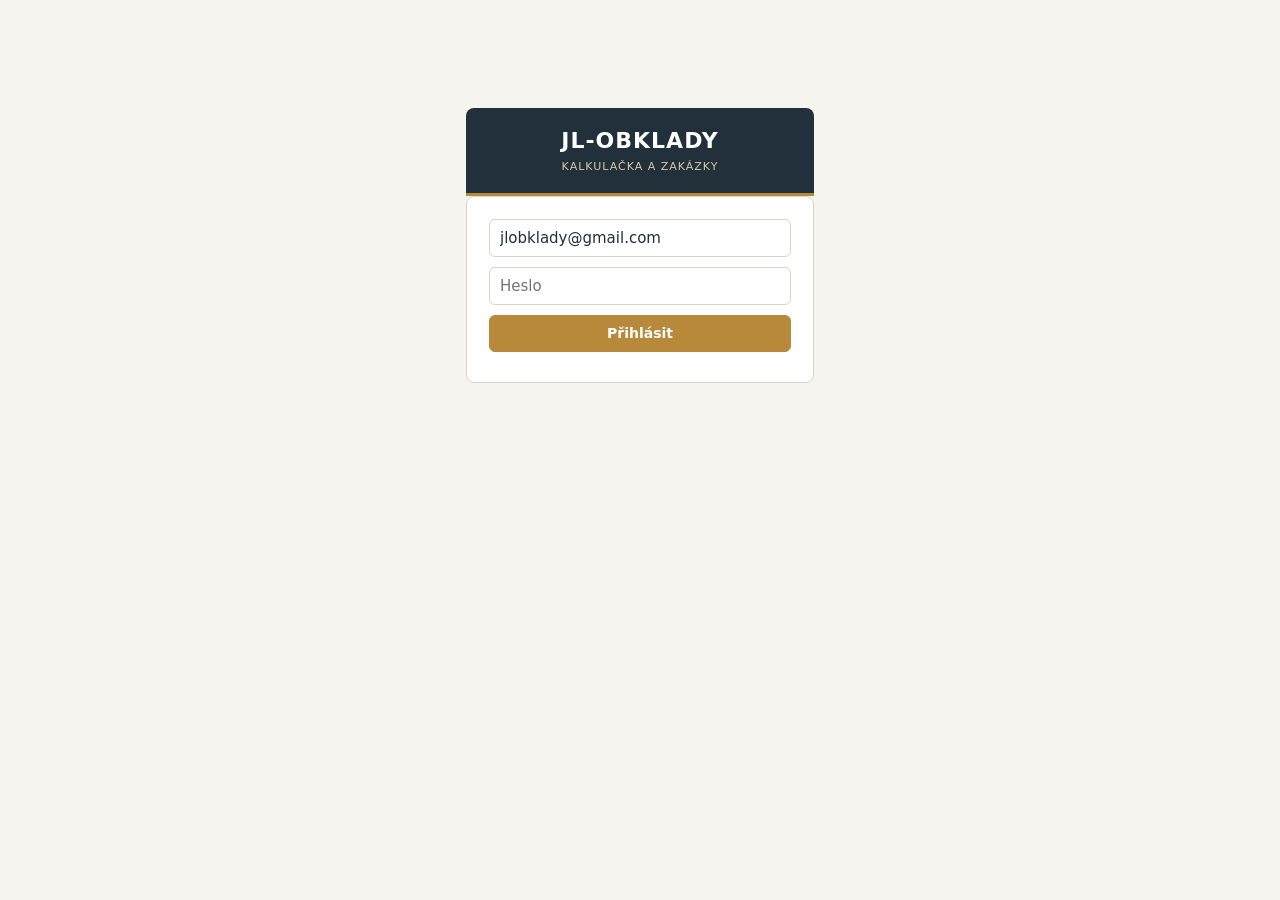
<file: index.html>
<!doctype html>
<html lang="cs">
<head>
<meta charset="utf-8">
<meta name="viewport" content="width=device-width,initial-scale=1,viewport-fit=cover">
<title>JL-OBKLADY</title>
<meta name="theme-color" content="#22303C">
<link rel="manifest" href="manifest.webmanifest">
<link rel="icon" href="icons/icon-192.png">
<link rel="apple-touch-icon" href="icons/icon-192.png">
<link rel="stylesheet" href="css/app.css">
</head>
<body>
<div id="app"></div>
<div id="print-root"></div>
<div id="toast" role="status"></div>
<script src="vendor/supabase.js"></script>
<script src="vendor/qrcode.js"></script>
<script type="module" src="js/main.js"></script>
</body>
</html>
</file>
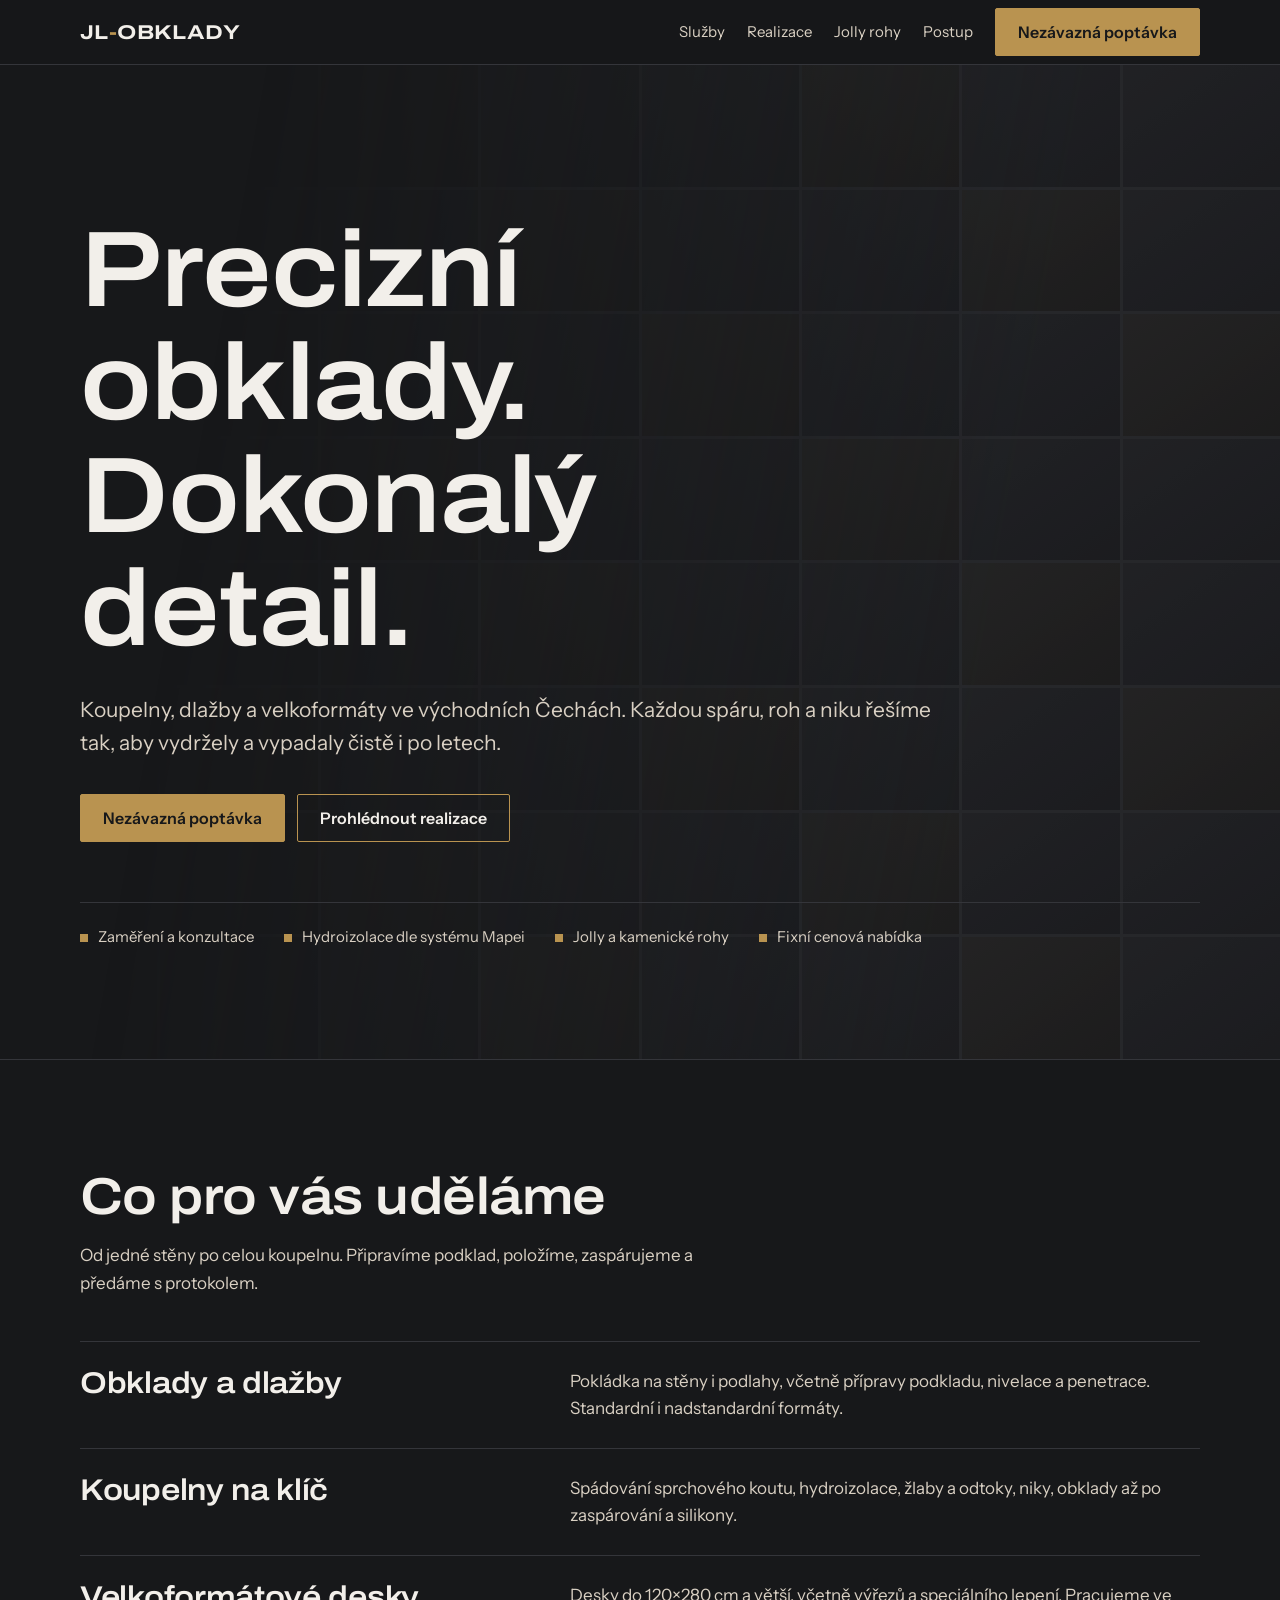
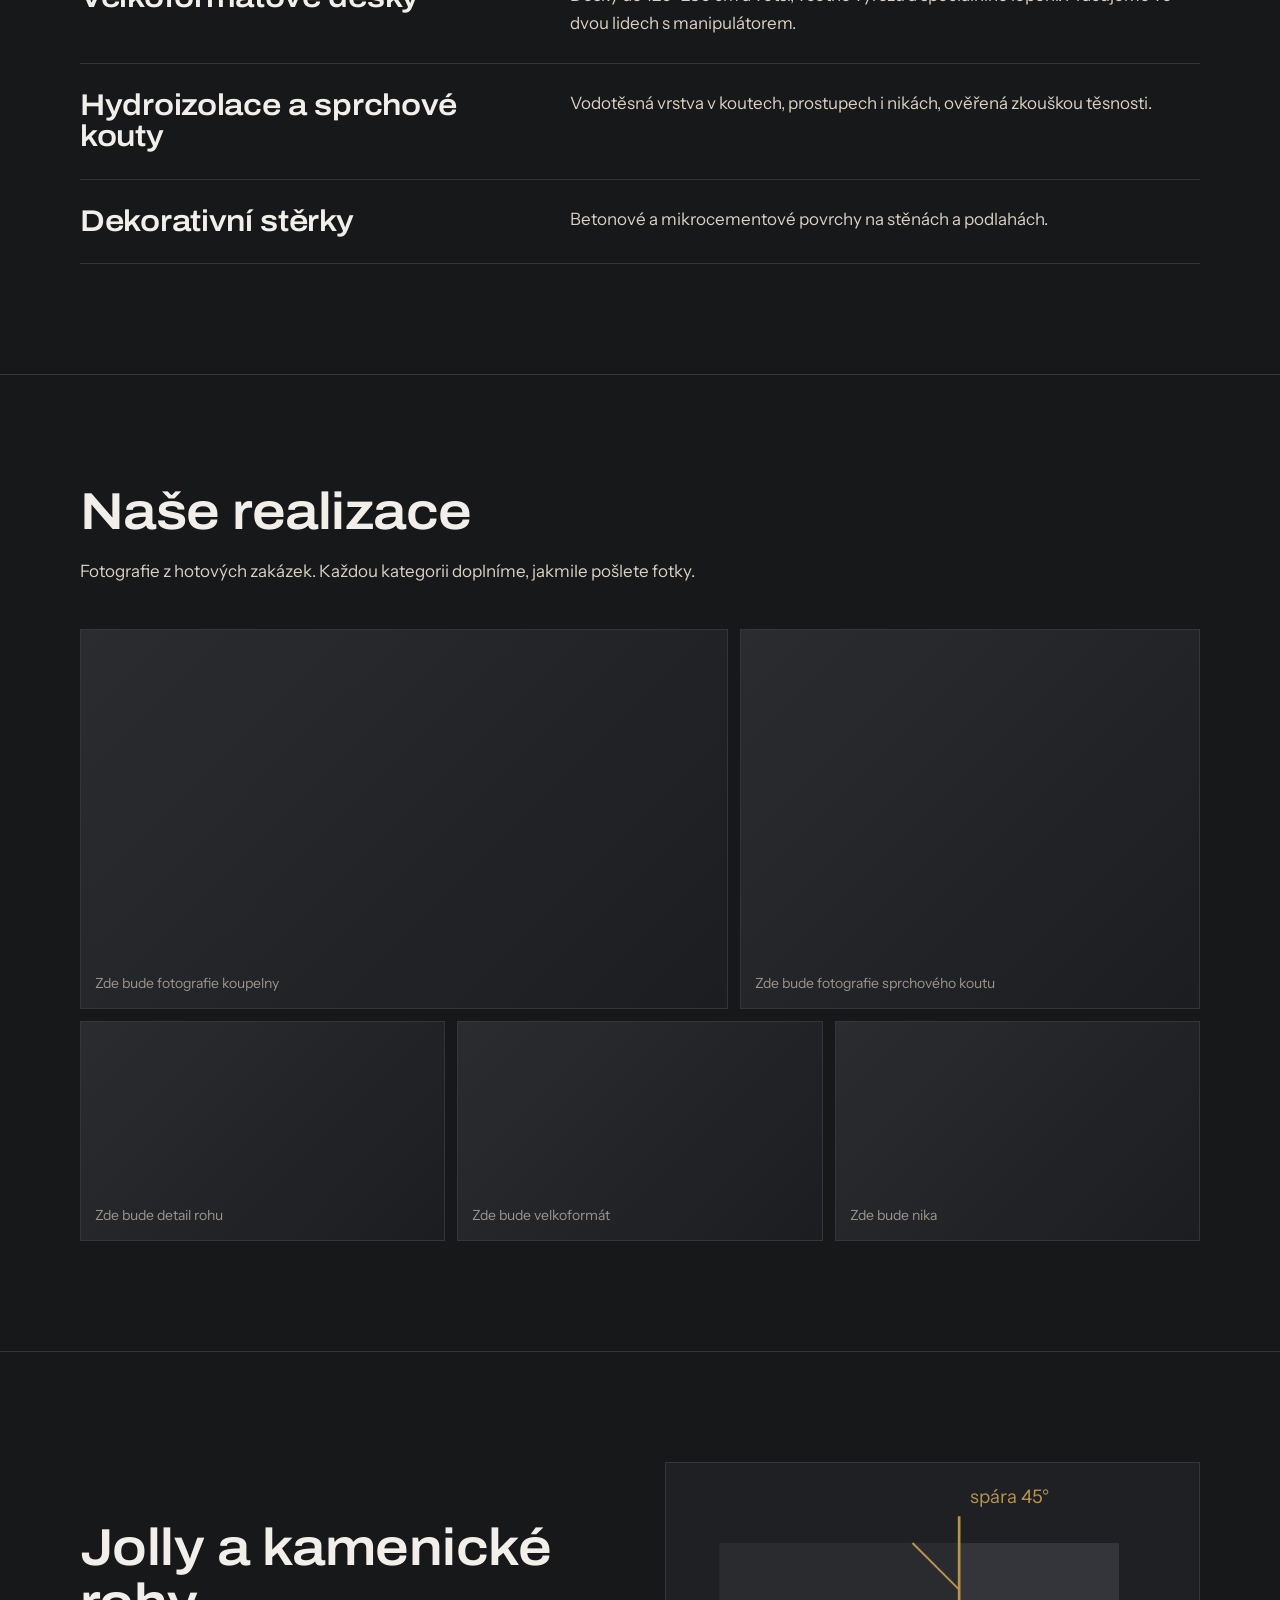
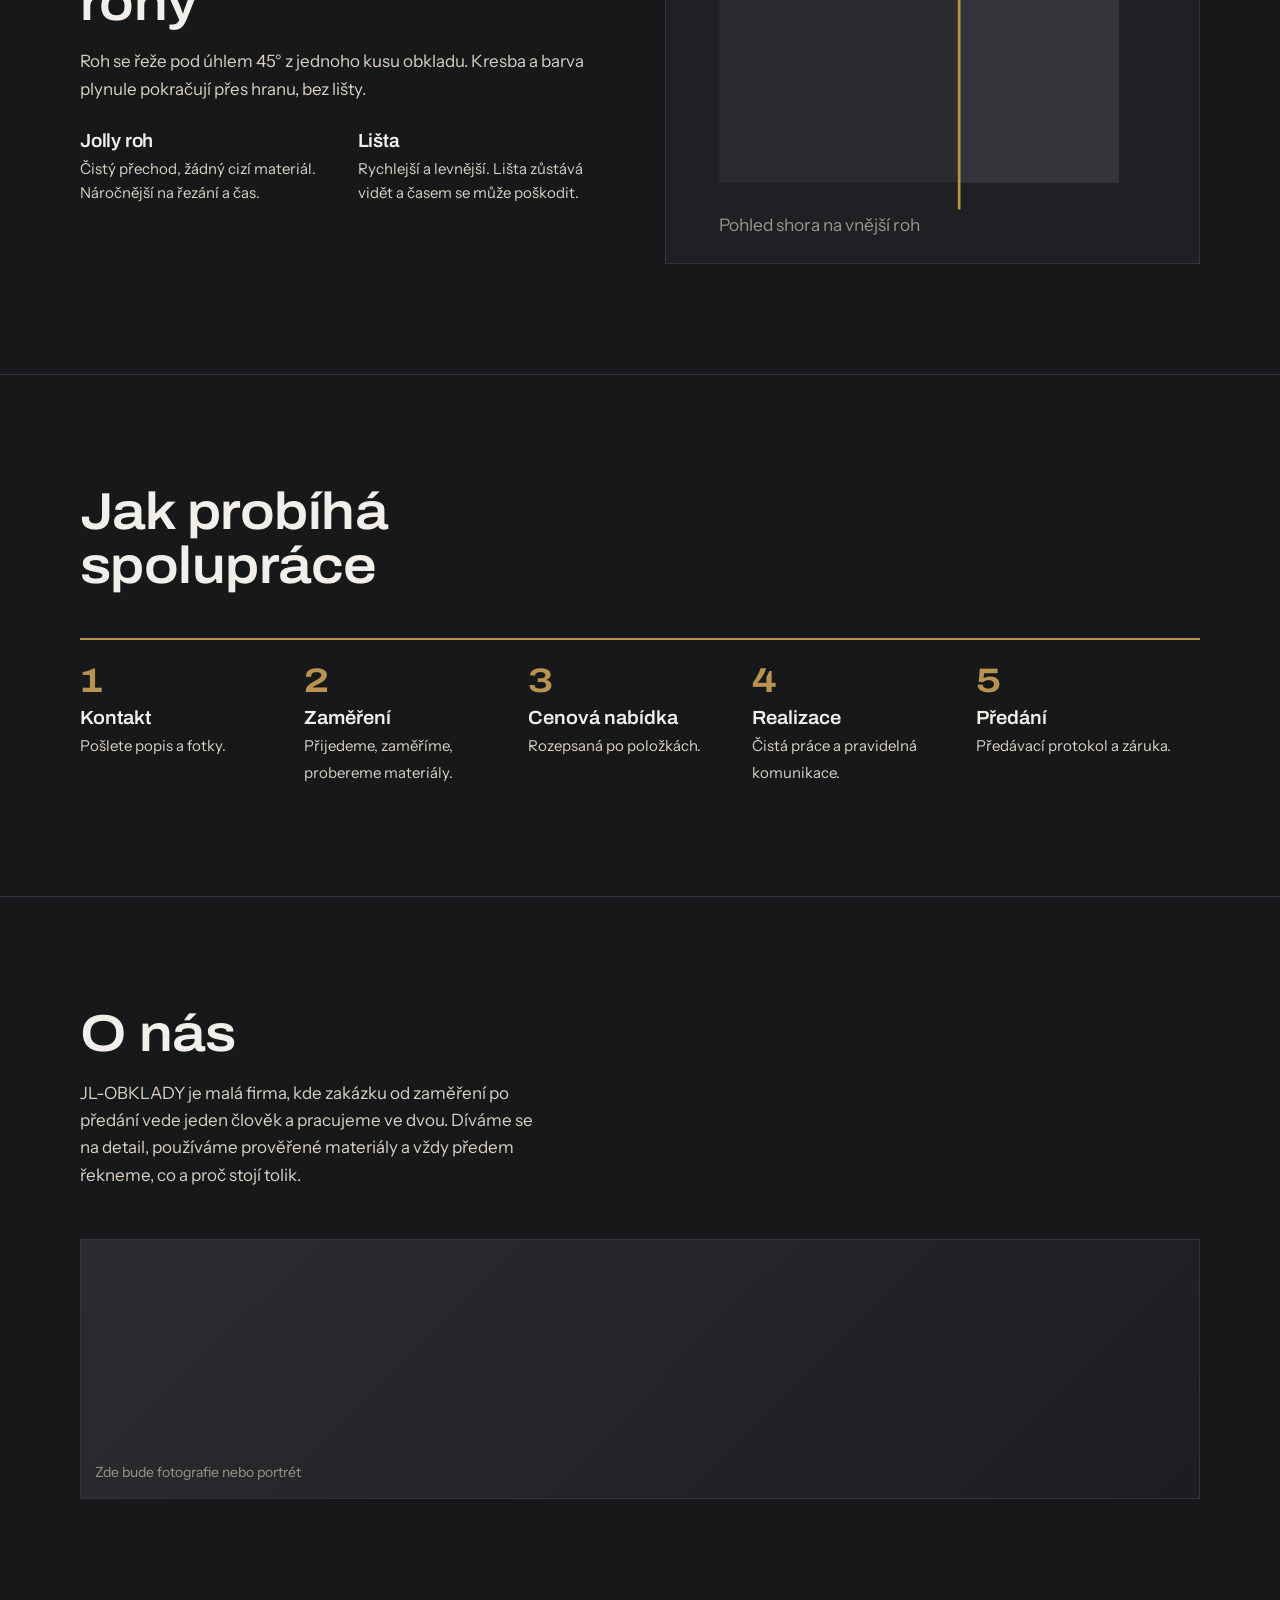
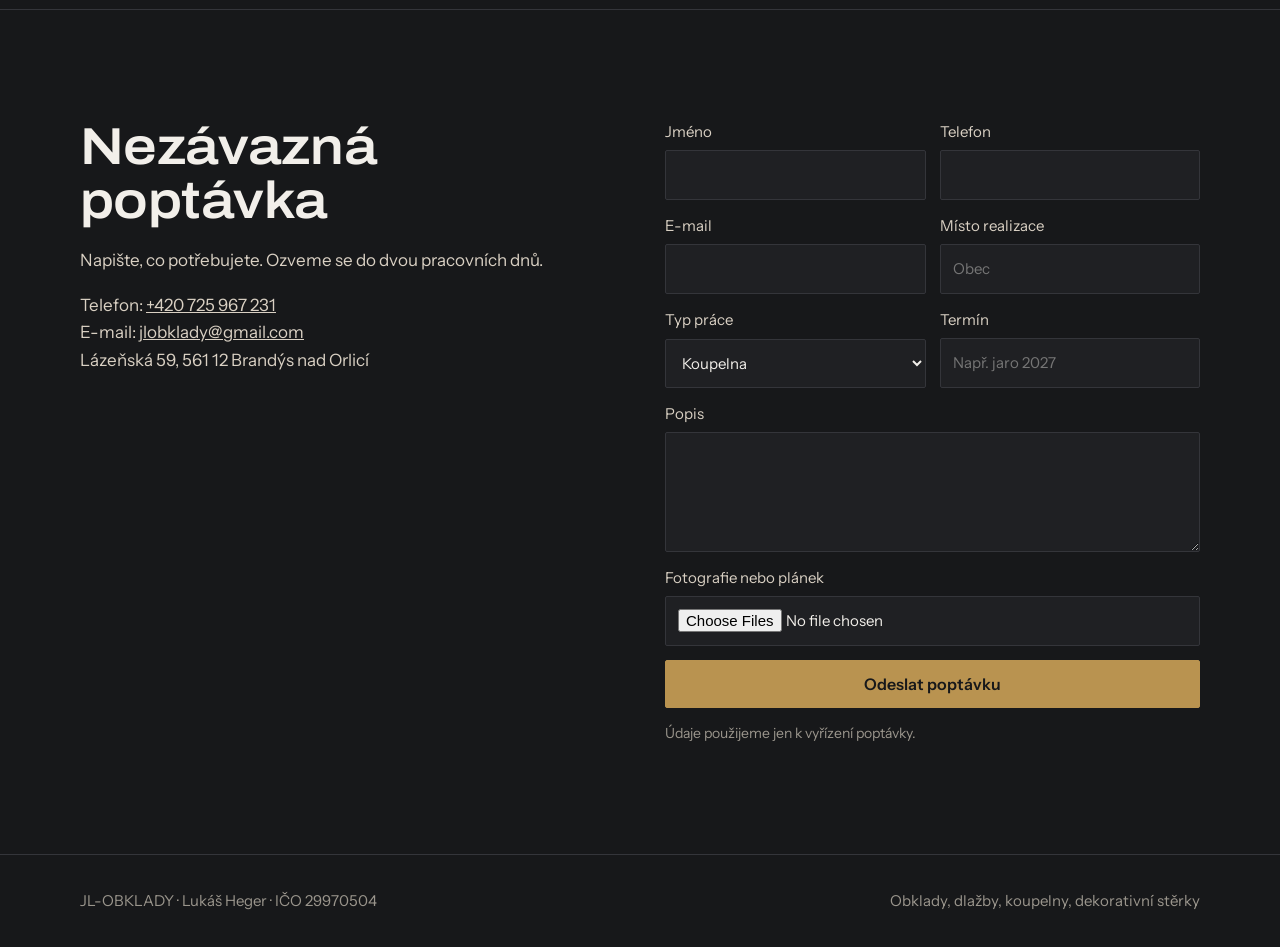
<file: web-draft/index.html>
<!doctype html>
<html lang="cs">
<head>
<meta charset="utf-8">
<meta name="viewport" content="width=device-width,initial-scale=1">
<title>JL-OBKLADY – obkladač Brandýs nad Orlicí a východní Čechy</title>
<meta name="description" content="Precizní obklady a dlažby, koupelny na klíč, velkoformáty, Jolly a kamenické rohy. Obkladač pro Východní Čechy. Nezávazná poptávka online.">
<link rel="preconnect" href="https://fonts.googleapis.com"><link rel="preconnect" href="https://fonts.gstatic.com" crossorigin>
<link href="https://fonts.googleapis.com/css2?family=Archivo:wdth,wght@62..125,300..800&family=Instrument+Sans:wght@400;500;600&display=swap" rel="stylesheet">
<style>
:root{--ink:#17181a;--slab:#1f2023;--joint:#34353a;--stone:#d9d0c3;--porc:#f2efea;--brass:#b99350;--mut:#9a958c;
--h:'Archivo',sans-serif;--b:'Instrument Sans',system-ui,sans-serif}
*{box-sizing:border-box;margin:0}
html{scroll-behavior:smooth}
body{background:var(--ink);color:var(--porc);font:400 17px/1.6 var(--b)}
a{color:inherit}
:focus-visible{outline:2px solid var(--brass);outline-offset:3px}
.wrap{max-width:1160px;margin:0 auto;padding:0 20px}
h1,h2,h3{font-family:var(--h);font-stretch:112%;font-weight:600;line-height:1.05;letter-spacing:-.01em}
h2{font-size:clamp(30px,4.6vw,52px);max-width:16ch}
p{max-width:62ch}
header{position:sticky;top:0;z-index:5;background:rgba(23,24,26,.92);backdrop-filter:blur(8px);border-bottom:1px solid var(--joint)}
header .wrap{display:flex;align-items:center;justify-content:space-between;height:64px}
.logo{font:700 20px var(--h);font-stretch:120%;text-decoration:none;letter-spacing:.02em}
.logo b{color:var(--brass)}
nav{display:flex;gap:22px;align-items:center;font-size:15px}
nav a{text-decoration:none;color:var(--stone)}nav a:hover{color:#fff}
.btn{display:inline-block;padding:13px 22px;border:1px solid var(--brass);background:var(--brass);color:#17181a;font:600 16px var(--b);text-decoration:none;border-radius:2px;cursor:pointer}
.btn.ghost{background:transparent;color:var(--porc)}
.btn:hover{filter:brightness(1.1)}
@media(max-width:760px){nav a:not(.btn){display:none}}

/* hero: podlaha z dlaždic s vyznačenými spárami */
.hero{position:relative;overflow:hidden;padding:clamp(70px,12vw,150px) 0 clamp(60px,9vw,110px)}
.floor{position:absolute;inset:0;display:grid;grid-template-columns:repeat(8,1fr);grid-auto-rows:1fr;gap:3px;background:var(--joint);opacity:.55;
 -webkit-mask-image:linear-gradient(100deg,transparent 18%,#000 75%);mask-image:linear-gradient(100deg,transparent 18%,#000 75%)}
.floor i{background:linear-gradient(145deg,#2a2b2f,#202125);opacity:0;animation:lay .5s ease-out forwards}
.floor i:nth-child(3n){background:linear-gradient(145deg,#2f2e2d,#232221)}
@keyframes lay{to{opacity:1}}
.hero .wrap{position:relative}
.hero h1{font-size:clamp(44px,8.4vw,108px);max-width:11ch}
.hero p{margin:26px 0 34px;font-size:clamp(18px,2vw,21px);color:var(--stone)}
.cta{display:flex;gap:12px;flex-wrap:wrap}
.dim{position:absolute;right:20px;bottom:-40px;font:500 13px var(--b);color:var(--mut);display:none}
.facts{display:flex;gap:30px;flex-wrap:wrap;margin-top:60px;padding-top:22px;border-top:1px solid var(--joint);color:var(--stone);font-size:15px}
.facts span::before{content:"";display:inline-block;width:8px;height:8px;background:var(--brass);margin-right:10px}

section{padding:clamp(60px,9vw,110px) 0;border-top:1px solid var(--joint)}
.lead{color:var(--stone);margin:18px 0 0}
.rows{margin-top:44px;border-top:1px solid var(--joint)}
.row{display:grid;grid-template-columns:minmax(0,1fr) minmax(0,1.4fr);gap:10px 40px;padding:26px 0;border-bottom:1px solid var(--joint)}
.row h3{font-size:clamp(22px,2.6vw,30px)}
.row p{color:var(--stone)}
@media(max-width:760px){.row{grid-template-columns:1fr}}

/* galerie – místa pro skutečné fotografie */
.gal{display:grid;grid-template-columns:repeat(12,1fr);gap:12px;margin-top:44px}
.ph{position:relative;min-height:220px;background:linear-gradient(135deg,#2b2c30,#1c1d20);border:1px solid var(--joint);display:flex;align-items:flex-end;padding:14px;color:var(--mut);font-size:14px}
.ph:nth-child(1){grid-column:span 7;min-height:380px}.ph:nth-child(2){grid-column:span 5}
.ph:nth-child(3){grid-column:span 4}.ph:nth-child(4){grid-column:span 4}.ph:nth-child(5){grid-column:span 4}
@media(max-width:760px){.ph:nth-child(n){grid-column:span 12;min-height:200px}}

/* Jolly */
.jolly{display:grid;grid-template-columns:1fr 1fr;gap:50px;align-items:center}
.jolly svg{width:100%;height:auto;background:var(--slab);border:1px solid var(--joint)}
.cmp{display:grid;grid-template-columns:1fr 1fr;gap:20px;margin-top:28px}
.cmp h3{font-size:19px;margin-bottom:6px;font-stretch:100%}
.cmp p{font-size:15px;color:var(--stone)}
@media(max-width:860px){.jolly{grid-template-columns:1fr}}

/* postup */
.steps{display:grid;grid-template-columns:repeat(5,1fr);gap:0;margin-top:44px;counter-reset:s}
.steps li{list-style:none;padding:22px 18px 0 0;border-top:2px solid var(--brass);counter-increment:s}
.steps li::before{content:counter(s);display:block;font:700 34px var(--h);font-stretch:120%;color:var(--brass);margin-bottom:8px}
.steps b{display:block;font:600 19px var(--h);font-stretch:105%;margin-bottom:4px}
.steps span{font-size:15px;color:var(--stone)}
@media(max-width:860px){.steps{grid-template-columns:1fr;gap:18px}}

.two{display:grid;grid-template-columns:1fr 1fr;gap:50px}
@media(max-width:860px){.two{grid-template-columns:1fr}}
form{display:grid;gap:14px}
label{font-size:15px;color:var(--stone);display:grid;gap:6px}
input,select,textarea{width:100%;background:var(--slab);border:1px solid var(--joint);color:var(--porc);padding:12px;font:inherit;border-radius:2px}
textarea{min-height:120px}
.g2{display:grid;grid-template-columns:1fr 1fr;gap:14px}
@media(max-width:520px){.g2{grid-template-columns:1fr}}
.small{font-size:14px;color:var(--mut)}
footer{border-top:1px solid var(--joint);padding:34px 0;color:var(--mut);font-size:15px}
footer .wrap{display:flex;justify-content:space-between;gap:20px;flex-wrap:wrap}
.call{position:fixed;right:14px;bottom:14px;z-index:6}
@media(min-width:761px){.call{display:none}}
@media(prefers-reduced-motion:reduce){.floor i{animation:none;opacity:1}html{scroll-behavior:auto}}
</style>
</head>
<body>
<header><div class="wrap">
 <a class="logo" href="#">JL<b>-</b>OBKLADY</a>
 <nav><a href="#sluzby">Služby</a><a href="#realizace">Realizace</a><a href="#jolly">Jolly rohy</a><a href="#postup">Postup</a><a href="#kontakt" class="btn">Nezávazná poptávka</a></nav>
</div></header>

<main>
<div class="hero">
 <div class="floor" aria-hidden="true" id="floor"></div>
 <div class="wrap">
  <h1>Precizní obklady. Dokonalý detail.</h1>
  <p>Koupelny, dlažby a velkoformáty ve východních Čechách. Každou spáru, roh a niku řešíme tak, aby vydržely a vypadaly čistě i po letech.</p>
  <div class="cta"><a class="btn" href="#kontakt">Nezávazná poptávka</a><a class="btn ghost" href="#realizace">Prohlédnout realizace</a></div>
  <div class="facts"><span>Zaměření a konzultace</span><span>Hydroizolace dle systému Mapei</span><span>Jolly a kamenické rohy</span><span>Fixní cenová nabídka</span></div>
 </div>
</div>

<section id="sluzby"><div class="wrap">
 <h2>Co pro vás uděláme</h2>
 <p class="lead">Od jedné stěny po celou koupelnu. Připravíme podklad, položíme, zaspárujeme a předáme s protokolem.</p>
 <div class="rows">
  <div class="row"><h3>Obklady a dlažby</h3><p>Pokládka na stěny i podlahy, včetně přípravy podkladu, nivelace a penetrace. Standardní i nadstandardní formáty.</p></div>
  <div class="row"><h3>Koupelny na klíč</h3><p>Spádování sprchového koutu, hydroizolace, žlaby a odtoky, niky, obklady až po zaspárování a silikony.</p></div>
  <div class="row"><h3>Velkoformátové desky</h3><p>Desky do 120×280 cm a větší, včetně výřezů a speciálního lepení. Pracujeme ve dvou lidech s manipulátorem.</p></div>
  <div class="row"><h3>Hydroizolace a sprchové kouty</h3><p>Vodotěsná vrstva v koutech, prostupech i nikách, ověřená zkouškou těsnosti.</p></div>
  <div class="row"><h3>Dekorativní stěrky</h3><p>Betonové a mikrocementové povrchy na stěnách a podlahách.</p></div>
 </div>
</div></section>

<section id="realizace"><div class="wrap">
 <h2>Naše realizace</h2>
 <p class="lead">Fotografie z hotových zakázek. Každou kategorii doplníme, jakmile pošlete fotky.</p>
 <div class="gal">
  <div class="ph">Zde bude fotografie koupelny</div><div class="ph">Zde bude fotografie sprchového koutu</div>
  <div class="ph">Zde bude detail rohu</div><div class="ph">Zde bude velkoformát</div><div class="ph">Zde bude nika</div>
 </div>
</div></section>

<section id="jolly"><div class="wrap jolly">
 <div>
  <h2>Jolly a kamenické rohy</h2>
  <p class="lead">Roh se řeže pod úhlem 45° z jednoho kusu obkladu. Kresba a barva plynule pokračují přes hranu, bez lišty.</p>
  <div class="cmp">
   <div><h3>Jolly roh</h3><p>Čistý přechod, žádný cizí materiál. Náročnější na řezání a čas.</p></div>
   <div><h3>Lišta</h3><p>Rychlejší a levnější. Lišta zůstává vidět a časem se může poškodit.</p></div>
  </div>
 </div>
 <svg viewBox="0 0 400 300" role="img" aria-label="Schéma rohu: dvě desky seříznuté pod úhlem 45° a spojené v hraně">
  <rect x="40" y="60" width="180" height="180" fill="#2a2b2f"/>
  <polygon points="220,60 340,60 340,240 220,240" fill="#34353a"/>
  <polygon points="220,60 340,60 220,180" fill="#3b3b3f" opacity=".0"/>
  <line x1="220" y1="40" x2="220" y2="260" stroke="#b99350" stroke-width="2"/>
  <path d="M185 60 L220 95" stroke="#b99350" stroke-width="1.5" fill="none"/>
  <text x="228" y="30" fill="#b99350" font-size="14" font-family="Instrument Sans">spára 45°</text>
  <text x="40" y="276" fill="#9a958c" font-size="13" font-family="Instrument Sans">Pohled shora na vnější roh</text>
 </svg>
</div></section>

<section id="postup"><div class="wrap">
 <h2>Jak probíhá spolupráce</h2>
 <ol class="steps" style="padding:0">
  <li><b>Kontakt</b><span>Pošlete popis a fotky.</span></li>
  <li><b>Zaměření</b><span>Přijedeme, zaměříme, probereme materiály.</span></li>
  <li><b>Cenová nabídka</b><span>Rozepsaná po položkách.</span></li>
  <li><b>Realizace</b><span>Čistá práce a pravidelná komunikace.</span></li>
  <li><b>Předání</b><span>Předávací protokol a záruka.</span></li>
 </ol>
</div></section>

<section><div class="wrap two">
 <div>
  <h2>O nás</h2>
  <p class="lead">JL-OBKLADY je malá firma, kde zakázku od zaměření po předání vede jeden člověk a pracujeme ve dvou. Díváme se na detail, používáme prověřené materiály a vždy předem řekneme, co a proč stojí tolik.</p>
 </div>
 <div class="ph" style="min-height:260px">Zde bude fotografie nebo portrét</div>
</div></section>

<section id="kontakt"><div class="wrap two">
 <div>
  <h2>Nezávazná poptávka</h2>
  <p class="lead">Napište, co potřebujete. Ozveme se do dvou pracovních dnů.</p>
  <p class="lead">Telefon: <a href="tel:+420725967231">+420 725 967 231</a><br>E-mail: <a href="mailto:jlobklady@gmail.com">jlobklady@gmail.com</a><br>Lázeňská 59, 561 12 Brandýs nad Orlicí</p>
 </div>
 <form onsubmit="event.preventDefault();this.querySelector('button').textContent='Ukázka formuláře – odeslání zatím nefunguje'">
  <div class="g2"><label>Jméno<input required autocomplete="name"></label><label>Telefon<input required type="tel" autocomplete="tel"></label></div>
  <div class="g2"><label>E-mail<input type="email" autocomplete="email"></label><label>Místo realizace<input placeholder="Obec"></label></div>
  <div class="g2"><label>Typ práce<select><option>Koupelna</option><option>Obklad</option><option>Dlažba</option><option>Jiné</option></select></label><label>Termín<input placeholder="Např. jaro 2027"></label></div>
  <label>Popis<textarea></textarea></label>
  <label>Fotografie nebo plánek<input type="file" accept="image/*,.pdf" multiple></label>
  <button class="btn">Odeslat poptávku</button>
  <p class="small">Údaje použijeme jen k vyřízení poptávky.</p>
 </form>
</div></section>
</main>
<footer><div class="wrap"><span>JL-OBKLADY · Lukáš Heger · IČO 29970504</span><span>Obklady, dlažby, koupelny, dekorativní stěrky</span></div></footer>
<a class="btn call" href="tel:+420725967231">Zavolat</a>
<script>
const f=document.getElementById('floor');for(let i=0;i<64;i++){const t=document.createElement('i');t.style.animationDelay=(i%8*70+Math.floor(i/8)*45)+'ms';f.appendChild(t)}
</script>
</body></html>
</file>
<file: css/app.css>
:root{
  --ink:#22303C; --gold:#B8893B; --sand:#F4F1EA; --line:#D9D4C7; --grey:#6B7280; --blue:#1F4E9C;
  --paper:#fff; --yellow:#FFF8E1; --ok:#1E6B3A; --okbg:#DCEFE3; --bad:#9B2C1E; --badbg:#F8E0DC;
  --bg:#f6f4ef; --radius:8px;
  font-family:system-ui,-apple-system,"Segoe UI",Roboto,Helvetica,Arial,sans-serif;
  color:var(--ink);
}
*{box-sizing:border-box}
html,body{margin:0;background:var(--bg);-webkit-text-size-adjust:100%}
body{font-size:15px;line-height:1.35;padding-bottom:env(safe-area-inset-bottom)}
button,input,select,textarea{font:inherit;color:inherit}
h1{font-size:20px;margin:0}
h2{font-size:16px;margin:0 0 8px}
a{color:var(--blue)}

/* ---------- rozvržení aplikace ---------- */
.shell{min-height:100vh;display:flex;flex-direction:column}
.topbar{background:var(--ink);color:#fff;display:flex;align-items:center;gap:12px;padding:10px 16px;padding-top:max(10px,env(safe-area-inset-top));position:sticky;top:0;z-index:20;border-bottom:3px solid var(--gold)}
.topbar .brand{font-weight:800;letter-spacing:.5px;font-size:18px}
.topbar .brand small{display:block;font-weight:400;font-size:10px;color:#d8c9a7;letter-spacing:.8px}
.topbar .grow{flex:1}
nav.tabs{display:flex;gap:2px;flex-wrap:wrap}
nav.tabs a{color:#e9e4d6;text-decoration:none;padding:8px 12px;border-radius:6px;font-size:14px}
nav.tabs a.active{background:rgba(255,255,255,.14);color:#fff;font-weight:600}
nav.tabs a:hover{background:rgba(255,255,255,.1)}
main{flex:1;width:100%;max-width:1180px;margin:0 auto;padding:16px}
.card{background:var(--paper);border:1px solid var(--line);border-radius:var(--radius);padding:14px;margin-bottom:14px}
.row{display:flex;gap:10px;align-items:center;flex-wrap:wrap}
.row.end{justify-content:flex-end}
.row.between{justify-content:space-between}
.grow{flex:1}
.muted{color:var(--grey);font-size:13px}
.pagehead{display:flex;align-items:center;gap:10px;flex-wrap:wrap;margin-bottom:12px}
.pagehead h1{flex:1}
.banner{background:#FBEFCF;border:1px solid #e5cf8c;color:#6d5208;padding:8px 12px;border-radius:6px;margin-bottom:12px;font-size:13px}

/* ---------- ovládací prvky ---------- */
.btn{border:1px solid var(--ink);background:var(--ink);color:#fff;padding:8px 14px;border-radius:6px;cursor:pointer;font-weight:600;font-size:14px}
.btn:hover{filter:brightness(1.15)}
.btn.gold{background:var(--gold);border-color:var(--gold)}
.btn.ghost{background:#fff;color:var(--ink)}
.btn.danger{background:var(--bad);border-color:var(--bad)}
.btn.small{padding:5px 9px;font-size:13px}
.btn:disabled{opacity:.5;cursor:default}
input[type=text],input[type=email],input[type=password],input[type=number],input[type=date],select,textarea{
  width:100%;padding:8px 10px;border:1px solid var(--line);border-radius:6px;background:#fff;min-height:38px}
textarea{resize:vertical;min-height:70px}
input:focus,select:focus,textarea:focus{outline:2px solid var(--gold);outline-offset:-1px}
label.f{display:block;font-size:11px;font-weight:700;letter-spacing:.4px;color:var(--grey);text-transform:uppercase;margin:0 0 3px}
.grid{display:grid;gap:10px}
.grid.c2{grid-template-columns:repeat(2,minmax(0,1fr))}
.grid.c3{grid-template-columns:repeat(3,minmax(0,1fr))}
.grid.c4{grid-template-columns:repeat(4,minmax(0,1fr))}
.span2{grid-column:span 2}
.span3{grid-column:span 3}
.span4{grid-column:1/-1}
.input-y{background:var(--yellow);color:var(--blue);font-weight:600}
.search{max-width:340px}
.badge{display:inline-block;padding:2px 9px;border-radius:99px;font-size:12px;font-weight:700;background:#E5E7EB;color:#374151;white-space:nowrap}
.badge.ok{background:var(--okbg);color:var(--ok)}
.badge.bad{background:var(--badbg);color:var(--bad)}
.badge.gold{background:#FBEFCF;color:#8A6410}
.badge.blue{background:#DBE8F8;color:var(--blue)}

/* ---------- tabulky ---------- */
table.t{width:100%;border-collapse:collapse;background:#fff}
table.t th{background:var(--ink);color:#fff;font-size:12px;text-align:left;padding:8px 10px;position:sticky;top:0}
table.t td{border-bottom:1px solid var(--line);padding:7px 10px;vertical-align:middle}
table.t tr.click{cursor:pointer}
table.t tr.click:hover td{background:var(--sand)}
table.t td.r,table.t th.r{text-align:right}
.tablewrap{overflow-x:auto;border:1px solid var(--line);border-radius:var(--radius);background:#fff}
.tablewrap table.t td input,.tablewrap table.t td select{border-color:transparent;background:transparent;padding:5px 6px;min-height:32px}
.tablewrap table.t td input:hover,.tablewrap table.t td select:hover{border-color:var(--line)}
.tablewrap table.t td input:focus{background:#fff}
.tablewrap table.t td input.num{text-align:right}

/* ---------- editor nabídky: řádky položek ---------- */
.items{display:flex;flex-direction:column;gap:6px}
.item{display:grid;grid-template-columns:150px minmax(240px,1fr) 70px 90px 110px 70px 120px 34px;gap:6px;align-items:start;background:#fff;border:1px solid var(--line);border-radius:6px;padding:6px}
.item.head{background:var(--ink);color:#fff;font-size:11px;font-weight:700;text-transform:uppercase;letter-spacing:.4px;padding:8px 6px;border:0}
.item input,.item select{padding:6px 8px;min-height:34px;font-size:14px}
.item .tot{text-align:right;font-weight:700;padding-top:8px}
.item .del{background:none;border:0;color:var(--bad);font-size:20px;cursor:pointer;padding:4px}
.item input.num{text-align:right}
.suggest-wrap{position:relative}
.suggest{position:absolute;z-index:30;left:0;right:0;top:100%;background:#fff;border:1px solid var(--gold);border-radius:6px;box-shadow:0 6px 18px rgba(0,0,0,.18);max-height:280px;overflow:auto}
.suggest div{padding:7px 10px;cursor:pointer;border-bottom:1px solid #eee;font-size:14px}
.suggest div small{color:var(--grey);margin-left:6px}
.suggest div:hover,.suggest div.sel{background:var(--sand)}
.totalbar{display:flex;justify-content:flex-end;align-items:stretch;margin-top:10px}
.totalbar .l{background:var(--ink);color:#fff;font-weight:700;padding:12px 18px;letter-spacing:.5px}
.totalbar .v{background:var(--gold);color:#fff;font-weight:800;padding:12px 18px;font-size:18px;min-width:180px;text-align:right}
@media (max-width:820px){
  .item{grid-template-columns:1fr 1fr 1fr;grid-template-areas:"typ typ del" "name name name" "mj qty price" "disc tot tot"}
  .item.head{display:none}
  .item .c-typ{grid-area:typ}.item .c-name{grid-area:name}.item .c-mj{grid-area:mj}.item .c-qty{grid-area:qty}
  .item .c-price{grid-area:price}.item .c-disc{grid-area:disc}.item .c-tot{grid-area:tot}.item .c-del{grid-area:del;text-align:right}
  .grid.c4,.grid.c3{grid-template-columns:repeat(2,minmax(0,1fr))}
  .span3{grid-column:1/-1}
  nav.tabs a{padding:8px}
}
@media (max-width:520px){
  .grid.c2,.grid.c3,.grid.c4{grid-template-columns:1fr}
  .span2,.span3{grid-column:auto}
  main{padding:10px}
}

/* ---------- přihlášení, okna, upozornění ---------- */
.login{max-width:380px;margin:12vh auto;padding:0 16px}
.login .card{padding:22px}
.login .logo{background:var(--ink);color:#fff;padding:18px;border-radius:8px 8px 0 0;border-bottom:3px solid var(--gold);text-align:center;font-weight:800;font-size:22px;letter-spacing:1px}
.login .logo small{display:block;font-weight:400;font-size:11px;color:#d8c9a7;letter-spacing:1px;margin-top:4px}
.err{color:var(--bad);font-size:13px;margin-top:8px}
.overlay{position:fixed;inset:0;background:rgba(20,28,36,.55);display:flex;align-items:center;justify-content:center;z-index:100;padding:16px}
.dialog{background:#fff;border-radius:10px;padding:18px;max-width:420px;width:100%}
#toast{position:fixed;left:50%;bottom:22px;transform:translateX(-50%) translateY(30px);opacity:0;transition:.25s;background:var(--ink);color:#fff;padding:10px 16px;border-radius:8px;z-index:200;pointer-events:none;max-width:90vw}
#toast.show{opacity:1;transform:translateX(-50%) translateY(0)}
#toast.err{background:var(--bad)}
.savestate{font-size:12px;color:var(--grey)}
.savestate.dirty{color:#8A6410}

/* ---------- dokument A4 (nabídka) – vzhled jako v Excelu ---------- */
#print-root{display:none}
.doc{width:190mm;margin:0 auto;background:#fff;color:#1b1b1b;font-family:Calibri,"Carlito","Segoe UI",system-ui,Arial,sans-serif;font-size:10pt}
.doc .bar{background:var(--ink);color:#fff;display:flex;justify-content:space-between;align-items:center;padding:6mm 6mm 5mm}
.doc .bar .t1{font-size:24pt;font-weight:800;letter-spacing:.5px}
.doc .bar .t2{color:var(--gold);font-weight:800;font-size:13pt;letter-spacing:.5px}
.doc .tag{background:var(--ink);color:#e9e4d6;font-size:7.5pt;padding:0 6mm 3mm;letter-spacing:.8px}
.doc .stripe{height:1.2mm;background:var(--gold)}
.doc .parties{display:grid;grid-template-columns:1fr 1fr;gap:6mm;padding:4mm 0 3mm}
.doc .lab{font-size:7pt;font-weight:800;letter-spacing:.6px;color:var(--gold);text-transform:uppercase;margin-bottom:1mm}
.doc .sup b{font-size:11pt}
.doc .sup div{margin:.6mm 0}
.doc .cus .r{display:grid;grid-template-columns:22mm 1fr;gap:3mm;align-items:end;border-bottom:.2mm solid var(--line);padding:.6mm 0;font-size:9pt}
.doc .cus .r span{color:var(--grey);text-align:right;font-size:8.5pt}
.doc .cus .r b{font-weight:600}
.doc .boxes{display:grid;grid-auto-flow:column;grid-auto-columns:1fr;background:var(--sand);margin-top:1mm}
.doc .boxes>div{padding:2mm 3mm}
.doc .boxes .bl{font-size:7pt;font-weight:700;color:var(--grey);letter-spacing:.5px;text-transform:uppercase}
.doc .boxes .bv{font-size:12pt;font-weight:800;padding-top:1.5mm}
table.dt{width:100%;border-collapse:collapse;margin-top:3mm;font-size:9pt}
table.dt th{background:var(--ink);color:#fff;font-size:7.5pt;font-weight:700;padding:2mm 2mm;text-align:center}
table.dt th.l{text-align:left}
table.dt td{padding:1.4mm 2mm;border-bottom:.2mm solid var(--line);vertical-align:top}
table.dt td.typ{font-size:7.5pt;color:var(--grey)}
table.dt td.c{text-align:center}
table.dt td.r{text-align:right;white-space:nowrap}
table.dt td.tot{text-align:right;font-weight:800;white-space:nowrap}
table.dt tr{page-break-inside:avoid;break-inside:avoid}
.doc .total{display:flex;margin-top:0}
.doc .total .l{flex:1;background:var(--ink);color:#fff;font-weight:800;text-align:right;padding:3mm 4mm;letter-spacing:.5px;font-size:10pt}
.doc .total .v{background:var(--gold);color:#fff;font-weight:800;padding:3mm 5mm;font-size:13pt;min-width:45mm;text-align:right}
.doc .small{font-size:7.5pt;font-style:italic;color:var(--grey);margin-top:1.5mm}
.doc .notebox{border:.2mm solid var(--line);min-height:12mm;padding:2mm 3mm;margin-top:1mm;white-space:pre-wrap;font-size:9pt}
.doc .terms{font-size:7.5pt;font-style:italic;color:var(--grey);margin-top:2mm;white-space:pre-wrap}
.doc .band{background:var(--ink);color:#fff;text-align:center;font-weight:800;font-size:8pt;letter-spacing:.8px;padding:1.5mm;margin-top:8mm}
.doc .strip{display:block;width:100%;margin:0}
.doc .foot{text-align:center;color:var(--grey);font-size:7.5pt;padding:2mm 0}
.doc .keep{break-inside:avoid;page-break-inside:avoid}

@media print{
  @page{size:A4;margin:10mm}
  html,body{background:#fff}
  body.printing #app,body.printing #toast{display:none!important}
  body.printing #print-root{display:block}
  .doc{width:auto;box-shadow:none}
  *{-webkit-print-color-adjust:exact;print-color-adjust:exact}
}
.preview-wrap{background:#d9d6cd;padding:14px;border-radius:8px;overflow:auto}
.preview-wrap .doc{box-shadow:0 2px 12px rgba(0,0,0,.25);padding:6mm;width:210mm;min-height:297mm}

/* ---------- boční menu (tři čárky) ---------- */
.burger{background:none;border:0;padding:8px;cursor:pointer;display:flex;flex-direction:column;gap:5px}
.burger span{display:block;width:24px;height:3px;background:#fff;border-radius:2px}
.topbar .brand.logo{font-size:15px;color:#d8c9a7}
.scrim{position:fixed;inset:0;background:rgba(20,28,36,.5);z-index:40;opacity:0;pointer-events:none;transition:.2s}
.scrim.open{opacity:1;pointer-events:auto}
.drawer{position:fixed;top:0;bottom:0;left:0;width:260px;max-width:80vw;background:var(--ink);z-index:50;transform:translateX(-100%);transition:transform .22s;display:flex;flex-direction:column;border-right:3px solid var(--gold);padding-top:env(safe-area-inset-top)}
.drawer.open{transform:none}
.drawer-head{padding:18px 18px 14px;border-bottom:1px solid rgba(255,255,255,.15);color:#fff}
.drawer-head .brand{font-weight:800;font-size:20px;letter-spacing:.5px}
.drawer-head small{display:block;font-weight:400;font-size:11px;color:#d8c9a7}
.drawer nav{display:flex;flex-direction:column;padding:8px 8px calc(24px + env(safe-area-inset-bottom));flex:1;min-height:0;overflow-y:auto;-webkit-overflow-scrolling:touch;overscroll-behavior:contain}
.drawer nav a{color:#e9e4d6;text-decoration:none;padding:14px 14px;border-radius:8px;font-size:17px}
.drawer nav a.active{background:rgba(255,255,255,.14);color:#fff;font-weight:700}
.drawer nav a.out{margin-top:14px;border-top:1px solid rgba(255,255,255,.15);border-radius:0;color:#d8c9a7}

/* ---------- ceník: karty, názvy se zalamují ---------- */
.tabsrow{display:flex;gap:6px;overflow-x:auto;padding-bottom:4px}
.tabsrow .btn{white-space:nowrap}
.prlist{display:flex;flex-direction:column;gap:8px}
.pr{background:#fff;border:1px solid var(--line);border-radius:8px;padding:8px 10px;display:grid;grid-template-columns:minmax(0,1fr) auto;gap:10px;align-items:start}
.pr textarea{min-height:38px;overflow:hidden;resize:none;line-height:1.3}
.pr-small{display:flex;gap:8px;align-items:flex-end}
.pr-small .pf{width:90px}.pr-small .pf:first-child{width:110px}
.pr input{text-align:left}
.pr .del{background:none;border:0;color:var(--bad);font-size:24px;cursor:pointer;padding:4px 8px}
@media (max-width:720px){
  .pr{grid-template-columns:1fr}
  .pr-small{flex-wrap:wrap}
  .pr-small .pf{width:auto;flex:1 1 80px}.pr-small .pf:first-child{flex:2 1 130px}
  .pr .del{justify-self:end}
}

/* ---------- tabulky na mobilu jako karty ---------- */
@media (max-width:720px){
  table.t.stack,table.t.stack tbody,table.t.stack tr,table.t.stack td{display:block;width:100%}
  table.t.stack thead{display:none}
  table.t.stack tr{border-bottom:6px solid var(--bg);padding:8px 10px}
  table.t.stack td{border:0;padding:2px 0;display:flex;gap:10px;justify-content:space-between;align-items:center;text-align:right!important}
  table.t.stack td::before{content:attr(data-label);color:var(--grey);font-size:12px;text-align:left;flex:0 0 78px}
  table.t.stack td:empty{display:none}
  table.t.stack td[colspan]::before{content:none}
  .tablewrap{border:0;background:transparent}
  table.t.stack tr{background:#fff;border:1px solid var(--line);border-radius:8px;margin-bottom:8px}
  table.t.stack td select{width:auto;max-width:60%}
}

/* ---------- karty záznamů ---------- */
.rc{position:relative;background:#fff;border:1px solid var(--line);border-radius:8px;padding:10px 40px 10px 10px}
.rc-grid{display:grid;grid-template-columns:repeat(auto-fill,minmax(150px,1fr));gap:8px}
.rc-grid .pf.wide{grid-column:span 2}
.rc .del{position:absolute;top:4px;right:4px;background:none;border:0;color:var(--bad);font-size:24px;cursor:pointer;padding:4px 8px}
.rc .rowinfo{margin-top:6px}
.rc textarea{min-height:38px}
details.card summary{cursor:pointer;font-weight:700}
@media (max-width:520px){.rc-grid .pf.wide{grid-column:1/-1}.rc-grid{grid-template-columns:1fr 1fr}}
.grid.tiles{grid-template-columns:repeat(auto-fit,minmax(150px,1fr))!important}
.grid.tiles .card{padding:10px}

.doc .pagebreak{break-before:page;page-break-before:always;height:0}
.preview-wrap .doc .pagebreak{height:0;border-top:2px dashed #b8b2a0;margin:10mm 0}

.item textarea.nm{width:100%;padding:6px 8px;min-height:34px;font-size:14px;resize:none;overflow:hidden;line-height:1.3;border:1px solid var(--line);border-radius:6px}
@media (max-width:820px){
  .item [data-l]::before{content:attr(data-l);display:block;font-size:10px;font-weight:700;letter-spacing:.4px;color:var(--grey);text-transform:uppercase;margin-bottom:2px}
  .item .tot{padding-top:0;display:flex;flex-direction:column;align-items:flex-end;justify-content:flex-end}
}

/* křížek pro zavření okna – jen zařízení s myší (PC) */
.layer-x{display:none}
@media (hover:hover) and (pointer:fine){.layer-x{display:block;position:absolute;top:6px;right:8px;width:30px;height:30px;border:0;border-radius:6px;background:transparent;color:#555;font-size:24px;line-height:28px;cursor:pointer;z-index:2}.layer-x:hover{background:#eee;color:#000}}
</file>
